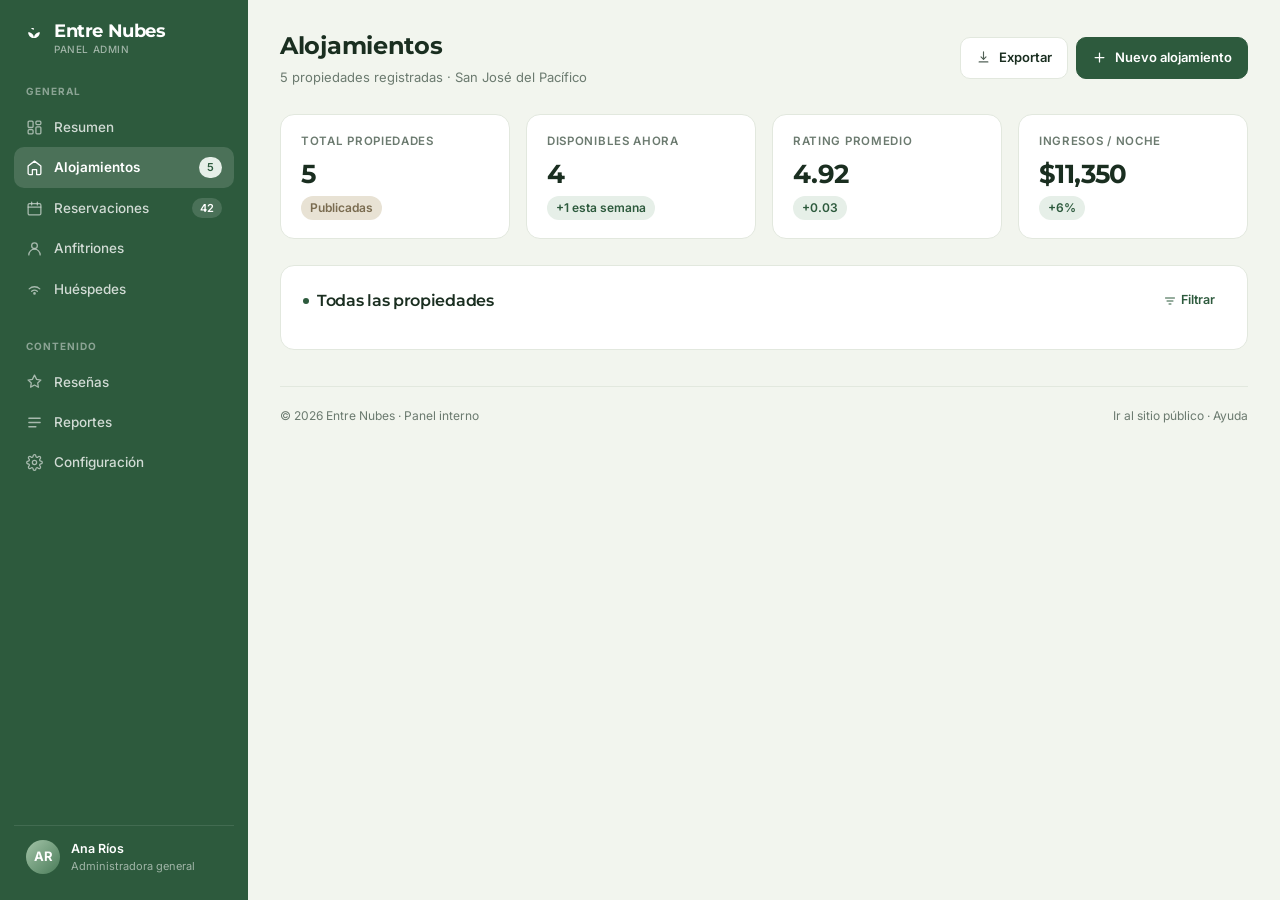
<file: paneladmin/alojamientos.html>
<!doctype html>
<html lang="es">
<head>
<meta charset="utf-8">
<meta name="viewport" content="width=device-width,initial-scale=1">
<title>Alojamientos · Entre Nubes</title>
<link rel="preconnect" href="https://fonts.googleapis.com">
<link rel="preconnect" href="https://fonts.gstatic.com" crossorigin>
<link href="https://fonts.googleapis.com/css2?family=Montserrat:wght@500;600;700&family=Inter:wght@400;500;600;700&display=swap" rel="stylesheet">
<link rel="stylesheet" href="style.css">
<style>
  /* ===== MODAL para el forms de nuevo alojamiento ===== */
  .modal-overlay{
    position:fixed;inset:0;z-index:1000;
    background:rgba(26,46,32,.55);
    backdrop-filter:blur(4px);
    display:none;align-items:flex-start;justify-content:center;
    padding:32px 16px;overflow-y:auto;
    opacity:0;transition:opacity .25s cubic-bezier(.2,0,0,1);
  }
  .modal-overlay.open{display:flex;opacity:1}
  .modal{
    background:#fff;border-radius:16px;width:100%;max-width:720px;
    box-shadow:0 20px 60px rgba(30,61,40,.3);
    transform:translateY(12px) scale(.98);
    transition:transform .3s cubic-bezier(.2,0,0,1);
    overflow:hidden;margin:auto;
  }
  .modal-overlay.open .modal{transform:translateY(0) scale(1)}

  .modal-head{
    display:flex;align-items:center;justify-content:space-between;
    padding:20px 24px;border-bottom:1px solid #e2e8de;
    position:sticky;top:0;background:#fff;z-index:2;
  }
  .modal-head h2{
    font-size:18px;font-weight:700;font-family:Montserrat,sans-serif;
    display:flex;align-items:center;gap:10px;letter-spacing:-.3px;
  }
  .modal-head h2::before{
    content:"";width:8px;height:8px;border-radius:50%;background:#2d5a3d;
  }
  .modal-close{
    width:34px;height:34px;border-radius:8px;
    display:grid;place-items:center;color:#6b7a6f;
    transition:background .2s,color .2s;
  }
  .modal-close:hover{background:#f2f5ee;color:#1a2e20}
  .modal-close svg{width:18px;height:18px}

  .modal-body{padding:22px 24px;display:flex;flex-direction:column;gap:20px}
  .modal-foot{
    padding:16px 24px;border-top:1px solid #e2e8de;
    display:flex;justify-content:flex-end;gap:8px;
    background:#f2f5ee;position:sticky;bottom:0;
  }

  .form-grid{display:grid;grid-template-columns:1fr 1fr;gap:16px}
  .form-field{display:flex;flex-direction:column;gap:6px}
  .form-field.full{grid-column:1/-1}
  .form-field label{
    font-size:12.5px;font-weight:600;color:#1a2e20;
    display:flex;align-items:center;gap:6px;
  }
  .form-field label .req{color:#a94a4a}
  .form-field input[type="text"],
  .form-field input[type="number"],
  .form-field select,
  .form-field textarea{
    width:100%;padding:10px 12px;border-radius:10px;
    border:1px solid #e2e8de;background:#f2f5ee;
    font-size:13.5px;color:#1a2e20;
    transition:border-color .2s,background .2s,box-shadow .2s;
    font-family:inherit;
  }
  .form-field textarea{resize:vertical;min-height:90px}
  .form-field input:focus,
  .form-field select:focus,
  .form-field textarea:focus{
    outline:none;border-color:#2d5a3d;background:#fff;
    box-shadow:0 0 0 3px rgba(45,90,61,.1);
  }
  .form-field small{font-size:11.5px;color:#6b7a6f}

  .upload-zone{
    border:2px dashed #e2e8de;border-radius:12px;
    padding:24px;text-align:center;cursor:pointer;
    background:#f2f5ee;
    transition:border-color .2s,background .2s;
  }
  .upload-zone:hover,
  .upload-zone.dragover{border-color:#2d5a3d;background:#e6efe8}
  .upload-zone svg{
    width:36px;height:36px;color:#2d5a3d;
    margin:0 auto 10px;opacity:.8;
  }
  .upload-zone .txt b{display:block;font-size:13.5px;color:#1a2e20}
  .upload-zone .txt small{font-size:12px;color:#6b7a6f;display:block;margin-top:3px}

  .preview-grid{
    display:grid;grid-template-columns:repeat(auto-fill,minmax(90px,1fr));
    gap:10px;margin-top:12px;
  }
  .preview-item{
    position:relative;aspect-ratio:1;border-radius:10px;
    overflow:hidden;background:#f2f5ee;border:1px solid #e2e8de;
  }
  .preview-item img{width:100%;height:100%;object-fit:cover}
  .preview-item button{
    position:absolute;top:5px;right:5px;
    width:22px;height:22px;border-radius:50%;
    background:rgba(255,255,255,.9);color:#a94a4a;
    display:grid;place-items:center;
    box-shadow:0 2px 6px rgba(0,0,0,.15);
    transition:background .2s;
  }
  .preview-item button:hover{background:#a94a4a;color:#fff}
  .preview-item button svg{width:12px;height:12px}

  .amenities{
    display:grid;grid-template-columns:repeat(auto-fill,minmax(150px,1fr));
    gap:8px;
  }
  .amenity{
    display:flex;align-items:center;gap:8px;
    padding:10px 12px;border-radius:10px;
    border:1px solid #e2e8de;background:#fff;
    cursor:pointer;font-size:13px;
    transition:border-color .2s,background .2s;
    user-select:none;
  }
  .amenity:hover{border-color:#8aa88f}
  .amenity input{display:none}
  .amenity .box{
    width:18px;height:18px;border-radius:5px;
    border:1.5px solid #e2e8de;flex:0 0 18px;
    display:grid;place-items:center;
    transition:background .2s,border-color .2s;
  }
  .amenity .box svg{width:12px;height:12px;color:#fff;opacity:0;transition:opacity .2s}
  .amenity input:checked + .box{background:#2d5a3d;border-color:#2d5a3d}
  .amenity input:checked + .box svg{opacity:1}
  .amenity input:checked ~ span{font-weight:600;color:#2d5a3d}

  @media (max-width:640px){
    .form-grid{grid-template-columns:1fr}
    .modal-head h2{font-size:16px}
    .modal-body{padding:18px}
    .modal-foot{flex-direction:column-reverse}
    .modal-foot .btn{width:100%;justify-content:center}
  }
</style>
</head>
<body>

<div class="shell">

  <!-- SIDEBAR (mismo de arriba, pero con active en Alojamientos) -->
  <aside class="sidebar">
    <a class="brand" href="index.html" aria-label="Entre Nubes">
      <svg viewBox="0 0 24 24" fill="none" stroke="currentColor" stroke-width="1.8" stroke-linecap="round" stroke-linejoin="round">
        <path d="M12 22V12M12 12c0-4 3-7 7-7 0 4-3 7-7 7Zm0 0c0-4-3-7-7-7 0 4 3 7 7 7Zm0-10c0-2-1.5-4-4-4 0 2 1.5 4 4 4Z" fill="currentColor" stroke="none"/>
      </svg>
      <span>Entre Nubes<small>Panel admin</small></span>
    </a>

    <div class="nav-group">
      <div class="nav-label">General</div>
      <a class="nav-link" href="admin.html">
        <svg viewBox="0 0 24 24" fill="none" stroke="currentColor" stroke-width="1.8" stroke-linecap="round" stroke-linejoin="round"><rect x="3" y="3" width="7" height="9" rx="1.5"/><rect x="14" y="3" width="7" height="5" rx="1.5"/><rect x="14" y="11" width="7" height="10" rx="1.5"/><rect x="3" y="15" width="7" height="6" rx="1.5"/></svg>
        Resumen
      </a>
      <a class="nav-link active" href="alojamientos.html">
        <svg viewBox="0 0 24 24" fill="none" stroke="currentColor" stroke-width="1.8" stroke-linejoin="round"><path d="m3 10 9-7 9 7v10a2 2 0 0 1-2 2h-4v-7h-6v7H5a2 2 0 0 1-2-2Z"/></svg>
        Alojamientos
        <span class="count">5</span>
      </a>
      <a class="nav-link" href="reservaciones.html">
        <svg viewBox="0 0 24 24" fill="none" stroke="currentColor" stroke-width="1.8" stroke-linecap="round" stroke-linejoin="round"><rect x="3" y="5" width="18" height="16" rx="2"/><path d="M3 10h18M8 3v4M16 3v4"/></svg>
        Reservaciones
        <span class="count">42</span>
      </a>
      <a class="nav-link" href="anfitriones.html">
        <svg viewBox="0 0 24 24" fill="none" stroke="currentColor" stroke-width="1.8" stroke-linecap="round" stroke-linejoin="round"><circle cx="12" cy="8" r="4"/><path d="M4 21a8 8 0 0 1 16 0"/></svg>
        Anfitriones
      </a>
      <a class="nav-link" href="huespedes.html">
        <svg viewBox="0 0 24 24" fill="none" stroke="currentColor" stroke-width="1.8" stroke-linecap="round" stroke-linejoin="round"><path d="M4.5 12.5a11 11 0 0 1 15 0M8 16a6 6 0 0 1 8 0"/><circle cx="12" cy="19" r="1"/></svg>
        Huéspedes
      </a>
    </div>

    <div class="nav-group">
      <div class="nav-label">Contenido</div>
      <a class="nav-link" data-page="resenas" href="resenas.html">
        <svg viewBox="0 0 24 24" fill="none" stroke="currentColor" stroke-width="1.8" stroke-linejoin="round"><path d="m12 3 3 6 6 .9-4.5 4.2 1 6L12 17l-5.5 3 1-6L3 9.9 9 9l3-6Z"/></svg>
        Reseñas
      </a>
      <a class="nav-link" data-page="reportes" href="reportes.html">
        <svg viewBox="0 0 24 24" fill="none" stroke="currentColor" stroke-width="1.8" stroke-linecap="round" stroke-linejoin="round"><path d="M4 6h16M4 12h16M4 18h10"/></svg>
        Reportes
      </a>
      <a class="nav-link" data-page="configuracion" href="configuracion.html">
        <svg viewBox="0 0 24 24" fill="none" stroke="currentColor" stroke-width="1.8" stroke-linecap="round" stroke-linejoin="round"><circle cx="12" cy="12" r="3"/><path d="M19.4 15a1.7 1.7 0 0 0 .3 1.9l.1.1a2 2 0 1 1-2.8 2.8l-.1-.1a1.7 1.7 0 0 0-1.9-.3 1.7 1.7 0 0 0-1 1.5V21a2 2 0 1 1-4 0v-.1a1.7 1.7 0 0 0-1-1.5 1.7 1.7 0 0 0-1.9.3l-.1.1a2 2 0 1 1-2.8-2.8l.1-.1a1.7 1.7 0 0 0 .3-1.9 1.7 1.7 0 0 0-1.5-1H3a2 2 0 1 1 0-4h.1A1.7 1.7 0 0 0 4.6 9a1.7 1.7 0 0 0-.3-1.9l-.1-.1a2 2 0 1 1 2.8-2.8l.1.1a1.7 1.7 0 0 0 1.9.3H9a1.7 1.7 0 0 0 1-1.5V3a2 2 0 1 1 4 0v.1a1.7 1.7 0 0 0 1 1.5 1.7 1.7 0 0 0 1.9-.3l.1-.1a2 2 0 1 1 2.8 2.8l-.1.1a1.7 1.7 0 0 0-.3 1.9V9a1.7 1.7 0 0 0 1.5 1H21a2 2 0 1 1 0 4h-.1a1.7 1.7 0 0 0-1.5 1Z"/></svg>
        Configuración
      </a>
    </div>

    <div class="sidebar-foot">
      <div class="avatar-sm">AR</div>
      <div class="who">Ana Ríos<small>Administradora general</small></div>
    </div>
  </aside>

  <!-- MAIN -->
  <main class="main">
    <div class="topbar">
      <div>
        <h1>Alojamientos</h1>
        <div class="date">5 propiedades registradas · San José del Pacífico</div>
      </div>
      <div class="spacer"></div>
      <div class="top-actions">
        <button class="btn" type="button">
          <svg viewBox="0 0 24 24" fill="none" stroke="currentColor" stroke-width="1.8" stroke-linecap="round" stroke-linejoin="round"><path d="M12 3v12M8 11l4 4 4-4M5 19h14"/></svg>
          Exportar
        </button>
        <button class="btn primary" type="button" id="btnNuevoAlojamiento">
          <svg viewBox="0 0 24 24" fill="none" stroke="currentColor" stroke-width="2" stroke-linecap="round" stroke-linejoin="round"><path d="M12 5v14M5 12h14"/></svg>
          Nuevo alojamiento
        </button>
      </div>
    </div>

    <!-- STATS -->
    <div class="stats">
      <div class="stat">
        <div class="label">Total propiedades</div>
        <div class="value">5</div>
        <span class="delta flat">Publicadas</span>
      </div>
      <div class="stat">
        <div class="label">Disponibles ahora</div>
        <div class="value">4</div>
        <span class="delta up">+1 esta semana</span>
      </div>
      <div class="stat">
        <div class="label">Rating promedio</div>
        <div class="value">4.92</div>
        <span class="delta up">+0.03</span>
      </div>
      <div class="stat">
        <div class="label">Ingresos / noche</div>
        <div class="value">$11,350</div>
        <span class="delta up">+6%</span>
      </div>
    </div>

    <!-- LISTADO -->
    <div class="panel">
      <div class="panel-head">
        <h3>Todas las propiedades</h3>
        <a class="link" href="#">
          <svg viewBox="0 0 24 24" fill="none" stroke="currentColor" stroke-width="2" stroke-linecap="round" stroke-linejoin="round"><path d="M3 6h18M6 12h12M10 18h4"/></svg>
          Filtrar
        </a>
      </div>

      <div class="listings">
        <!-- Copia aquí los 5 bloques <div class="listing"> de tu index.html -->
        <!-- (Cabaña Mirador, Refugio Niebla, Casa Bosque, Cabaña Amanecer, Refugio Montaña) -->
      </div>
    </div>

    <div class="admin-footer">
      <span>© 2026 Entre Nubes · Panel interno</span>
      <span><a href="../index.html">Ir al sitio público</a> · <a href="#">Ayuda</a></span>
    </div>
  </main>
</div>
<!-- ============================================================
     MODAL: NUEVO ALOJAMIENTO
     ============================================================ -->
<div class="modal-overlay" id="modalAlojamiento">
  <div class="modal" role="dialog" aria-modal="true" aria-labelledby="modalTitle">

    <div class="modal-head">
      <h2 id="modalTitle">Nuevo alojamiento</h2>
      <button class="modal-close" type="button" aria-label="Cerrar" data-close>
        <svg viewBox="0 0 24 24" fill="none" stroke="currentColor" stroke-width="2" stroke-linecap="round"><path d="M6 6l12 12M18 6 6 18"/></svg>
      </button>
    </div>

    <form id="formAlojamiento" class="modal-body" enctype="multipart/form-data">

      <div class="form-grid">
        <div class="form-field full">
          <label for="nombre">Nombre del lugar <span class="req">*</span></label>
          <input id="nombre" name="nombre" type="text" placeholder="Ej: Cabaña Mirador" required>
        </div>

        <div class="form-field">
          <label for="tipo">Tipo de alojamiento</label>
          <select id="tipo" name="tipo">
            <option value="cabana">Cabaña</option>
            <option value="refugio">Refugio</option>
            <option value="casa">Casa</option>
            <option value="glamping">Glamping</option>
            <option value="habitacion">Habitación</option>
          </select>
        </div>

        <div class="form-field">
          <label for="precio">Precio por noche (MXN) <span class="req">*</span></label>
          <input id="precio" name="precio" type="number" min="0" step="50" placeholder="2500" required>
        </div>
      </div>

      <!-- IMÁGENES -->
      <div class="form-field full">
        <label>Imágenes del alojamiento <span class="req">*</span></label>
        <div class="upload-zone" id="uploadZone">
          <svg viewBox="0 0 24 24" fill="none" stroke="currentColor" stroke-width="1.6" stroke-linecap="round" stroke-linejoin="round">
            <path d="M12 16V4M7 9l5-5 5 5"/>
            <path d="M20 16v2a2 2 0 0 1-2 2H6a2 2 0 0 1-2-2v-2"/>
          </svg>
          <div class="txt">
            <b>Haz clic o arrastra tus imágenes aquí</b>
            <small>JPG, PNG o WebP · máximo 5 MB por archivo · hasta 10 imágenes</small>
          </div>
          <input type="file" id="inputImagenes" name="imagenes" accept="image/*" multiple hidden>
        </div>
        <div class="preview-grid" id="previewGrid"></div>
      </div>

      <!-- ACERCA DE -->
      <div class="form-field full">
        <label for="acerca">Acerca de <span class="req">*</span></label>
        <textarea id="acerca" name="acerca" placeholder="Describe el alojamiento, su ambiente, qué lo hace especial..." required></textarea>
        <small>Recomendado: 150–400 caracteres.</small>
      </div>

      <!-- LO QUE OFRECE -->
      <div class="form-field full">
        <label>Lo que ofrece</label>
        <div class="amenities">
          <label class="amenity"><input type="checkbox" name="amenidades" value="wifi"><span class="box"><svg viewBox="0 0 24 24" fill="none" stroke="currentColor" stroke-width="3" stroke-linecap="round" stroke-linejoin="round"><path d="m5 12 5 5 9-11"/></svg></span><span>Wi-Fi</span></label>
          <label class="amenity"><input type="checkbox" name="amenidades" value="estacionamiento"><span class="box"><svg viewBox="0 0 24 24" fill="none" stroke="currentColor" stroke-width="3" stroke-linecap="round" stroke-linejoin="round"><path d="m5 12 5 5 9-11"/></svg></span><span>Estacionamiento</span></label>
          <label class="amenity"><input type="checkbox" name="amenidades" value="chimenea"><span class="box"><svg viewBox="0 0 24 24" fill="none" stroke="currentColor" stroke-width="3" stroke-linecap="round" stroke-linejoin="round"><path d="m5 12 5 5 9-11"/></svg></span><span>Chimenea</span></label>
          <label class="amenity"><input type="checkbox" name="amenidades" value="cocina"><span class="box"><svg viewBox="0 0 24 24" fill="none" stroke="currentColor" stroke-width="3" stroke-linecap="round" stroke-linejoin="round"><path d="m5 12 5 5 9-11"/></svg></span><span>Cocina equipada</span></label>
          <label class="amenity"><input type="checkbox" name="amenidades" value="desayuno"><span class="box"><svg viewBox="0 0 24 24" fill="none" stroke="currentColor" stroke-width="3" stroke-linecap="round" stroke-linejoin="round"><path d="m5 12 5 5 9-11"/></svg></span><span>Desayuno incluido</span></label>
          <label class="amenity"><input type="checkbox" name="amenidades" value="mascotas"><span class="box"><svg viewBox="0 0 24 24" fill="none" stroke="currentColor" stroke-width="3" stroke-linecap="round" stroke-linejoin="round"><path d="m5 12 5 5 9-11"/></svg></span><span>Pet friendly</span></label>
          <label class="amenity"><input type="checkbox" name="amenidades" value="terraza"><span class="box"><svg viewBox="0 0 24 24" fill="none" stroke="currentColor" stroke-width="3" stroke-linecap="round" stroke-linejoin="round"><path d="m5 12 5 5 9-11"/></svg></span><span>Terraza</span></label>
          <label class="amenity"><input type="checkbox" name="amenidades" value="vista"><span class="box"><svg viewBox="0 0 24 24" fill="none" stroke="currentColor" stroke-width="3" stroke-linecap="round" stroke-linejoin="round"><path d="m5 12 5 5 9-11"/></svg></span><span>Vista panorámica</span></label>
          <label class="amenity"><input type="checkbox" name="amenidades" value="agua-caliente"><span class="box"><svg viewBox="0 0 24 24" fill="none" stroke="currentColor" stroke-width="3" stroke-linecap="round" stroke-linejoin="round"><path d="m5 12 5 5 9-11"/></svg></span><span>Agua caliente</span></label>
          <label class="amenity"><input type="checkbox" name="amenidades" value="tv"><span class="box"><svg viewBox="0 0 24 24" fill="none" stroke="currentColor" stroke-width="3" stroke-linecap="round" stroke-linejoin="round"><path d="m5 12 5 5 9-11"/></svg></span><span>TV / Streaming</span></label>
        </div>
      </div>

      <!-- UBICACIÓN -->
      <div class="form-grid">
        <div class="form-field full">
          <label for="direccion">Dirección <span class="req">*</span></label>
          <input id="direccion" name="direccion" type="text" placeholder="Ej: Camino al Mirador s/n" required>
        </div>
        <div class="form-field">
          <label for="ciudad">Ciudad / Municipio</label>
          <input id="ciudad" name="ciudad" type="text" placeholder="San José del Pacífico">
        </div>
        <div class="form-field">
          <label for="estado">Estado</label>
          <input id="estado" name="estado" type="text" placeholder="Oaxaca">
        </div>
        <div class="form-field">
          <label for="latitud">Latitud</label>
          <input id="latitud" name="latitud" type="text" placeholder="16.1765">
        </div>
        <div class="form-field">
          <label for="longitud">Longitud</label>
          <input id="longitud" name="longitud" type="text" placeholder="-96.6103">
        </div>
      </div>

    </form>

    <div class="modal-foot">
      <button class="btn" type="button" data-close>Cancelar</button>
      <button class="btn primary" type="submit" form="formAlojamiento">
        <svg viewBox="0 0 24 24" fill="none" stroke="currentColor" stroke-width="2" stroke-linecap="round" stroke-linejoin="round"><path d="m5 12 5 5 9-11"/></svg>
        Guardar alojamiento
      </button>
    </div>

  </div>
</div>

<script>
  (function(){
    const overlay = document.getElementById('modalAlojamiento');
    const btnOpen = document.getElementById('btnNuevoAlojamiento');
    const form = document.getElementById('formAlojamiento');
    const uploadZone = document.getElementById('uploadZone');
    const inputImgs = document.getElementById('inputImagenes');
    const previewGrid = document.getElementById('previewGrid');

    // Abrir modal
    btnOpen.addEventListener('click', () => {
      overlay.classList.add('open');
      document.body.style.overflow = 'hidden';
    });

    // Cerrar modal (botones y clic fuera)
    overlay.querySelectorAll('[data-close]').forEach(el => {
      el.addEventListener('click', closeModal);
    });
    overlay.addEventListener('click', (e) => {
      if (e.target === overlay) closeModal();
    });
    document.addEventListener('keydown', (e) => {
      if (e.key === 'Escape' && overlay.classList.contains('open')) closeModal();
    });
    function closeModal(){
      overlay.classList.remove('open');
      document.body.style.overflow = '';
    }

    // Abrir selector de archivos al hacer clic en la zona
    uploadZone.addEventListener('click', () => inputImgs.click());

    // Drag & drop
    ['dragenter','dragover'].forEach(evt => {
      uploadZone.addEventListener(evt, (e) => {
        e.preventDefault();
        uploadZone.classList.add('dragover');
      });
    });
    ['dragleave','drop'].forEach(evt => {
      uploadZone.addEventListener(evt, (e) => {
        e.preventDefault();
        uploadZone.classList.remove('dragover');
      });
    });
    uploadZone.addEventListener('drop', (e) => {
      const files = e.dataTransfer.files;
      if (files.length) {
        inputImgs.files = files;
        renderPreview(files);
      }
    });

    // Preview de imágenes
    inputImgs.addEventListener('change', () => renderPreview(inputImgs.files));

    function renderPreview(files){
      previewGrid.innerHTML = '';
      const max = 10;
      Array.from(files).slice(0, max).forEach(file => {
        if (!file.type.startsWith('image/')) return;
        const reader = new FileReader();
        reader.onload = (e) => {
          const div = document.createElement('div');
          div.className = 'preview-item';
          div.innerHTML = `
            <img src="${e.target.result}" alt="${file.name}">
            <button type="button" aria-label="Quitar">
              <svg viewBox="0 0 24 24" fill="none" stroke="currentColor" stroke-width="3" stroke-linecap="round">
                <path d="M6 6l12 12M18 6 6 18"/>
              </svg>
            </button>
          `;
          div.querySelector('button').addEventListener('click', () => div.remove());
          previewGrid.appendChild(div);
        };
        reader.readAsDataURL(file);
      });
    }

    // Envío del formulario
    form.addEventListener('submit', (e) => {
      e.preventDefault();
      const data = new FormData(form);

      // Mostrar en consola lo que se va a enviar (útil para probar)
      console.log('=== Datos a enviar ===');
      for (const [key, value] of data.entries()) {
        if (value instanceof File) {
          console.log(key, '→', value.name, `(${value.size} bytes)`);
        } else {
          console.log(key, '→', value);
        }
      }

      // Aquí conectas con tu backend:
      // fetch('api/alojamientos.php', { method:'POST', body: data })
      //   .then(r => r.json())
      //   .then(res => { /* cerrar, recargar lista, etc */ })
      //   .catch(err => console.error(err));

      alert('Formulario listo. Revisa la consola para ver los datos.');
      // closeModal();
      // form.reset();
      // previewGrid.innerHTML = '';
    });
  })();
</script>

</body>
</html>
</file>
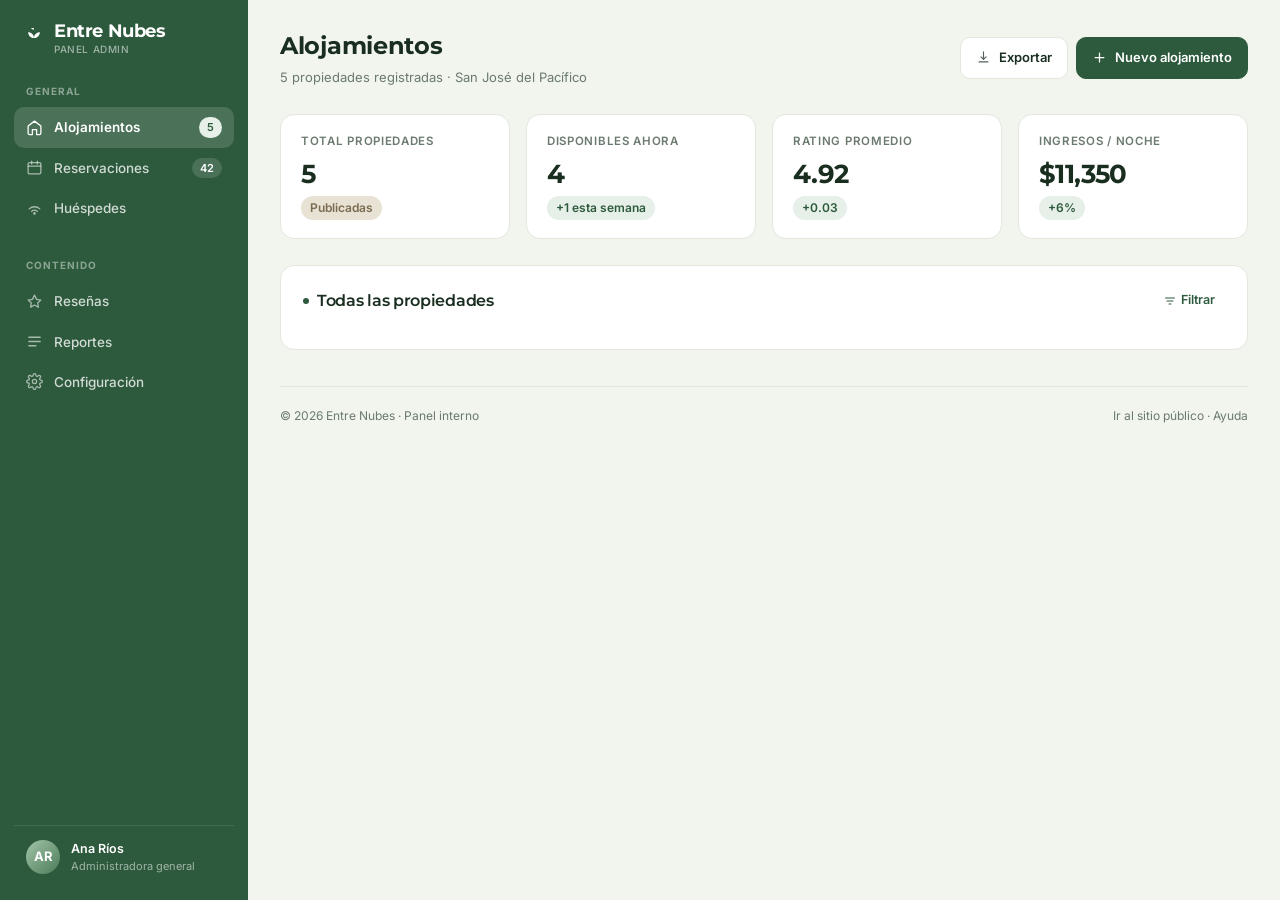
<file: panelanfitrion/alojamientosa.html>
<!doctype html>
<html lang="es">
<head>
<meta charset="utf-8">
<meta name="viewport" content="width=device-width,initial-scale=1">
<title>Alojamientos · Entre Nubes</title>
<link rel="preconnect" href="https://fonts.googleapis.com">
<link rel="preconnect" href="https://fonts.gstatic.com" crossorigin>
<link href="https://fonts.googleapis.com/css2?family=Montserrat:wght@500;600;700&family=Inter:wght@400;500;600;700&display=swap" rel="stylesheet">
<link rel="stylesheet" href="style.css">
<style>
  /* ===== MODAL para el forms de nuevo alojamiento ===== */
  .modal-overlay{
    position:fixed;inset:0;z-index:1000;
    background:rgba(26,46,32,.55);
    backdrop-filter:blur(4px);
    display:none;align-items:flex-start;justify-content:center;
    padding:32px 16px;overflow-y:auto;
    opacity:0;transition:opacity .25s cubic-bezier(.2,0,0,1);
  }
  .modal-overlay.open{display:flex;opacity:1}
  .modal{
    background:#fff;border-radius:16px;width:100%;max-width:720px;
    box-shadow:0 20px 60px rgba(30,61,40,.3);
    transform:translateY(12px) scale(.98);
    transition:transform .3s cubic-bezier(.2,0,0,1);
    overflow:hidden;margin:auto;
  }
  .modal-overlay.open .modal{transform:translateY(0) scale(1)}

  .modal-head{
    display:flex;align-items:center;justify-content:space-between;
    padding:20px 24px;border-bottom:1px solid #e2e8de;
    position:sticky;top:0;background:#fff;z-index:2;
  }
  .modal-head h2{
    font-size:18px;font-weight:700;font-family:Montserrat,sans-serif;
    display:flex;align-items:center;gap:10px;letter-spacing:-.3px;
  }
  .modal-head h2::before{
    content:"";width:8px;height:8px;border-radius:50%;background:#2d5a3d;
  }
  .modal-close{
    width:34px;height:34px;border-radius:8px;
    display:grid;place-items:center;color:#6b7a6f;
    transition:background .2s,color .2s;
  }
  .modal-close:hover{background:#f2f5ee;color:#1a2e20}
  .modal-close svg{width:18px;height:18px}

  .modal-body{padding:22px 24px;display:flex;flex-direction:column;gap:20px}
  .modal-foot{
    padding:16px 24px;border-top:1px solid #e2e8de;
    display:flex;justify-content:flex-end;gap:8px;
    background:#f2f5ee;position:sticky;bottom:0;
  }

  .form-grid{display:grid;grid-template-columns:1fr 1fr;gap:16px}
  .form-field{display:flex;flex-direction:column;gap:6px}
  .form-field.full{grid-column:1/-1}
  .form-field label{
    font-size:12.5px;font-weight:600;color:#1a2e20;
    display:flex;align-items:center;gap:6px;
  }
  .form-field label .req{color:#a94a4a}
  .form-field input[type="text"],
  .form-field input[type="number"],
  .form-field select,
  .form-field textarea{
    width:100%;padding:10px 12px;border-radius:10px;
    border:1px solid #e2e8de;background:#f2f5ee;
    font-size:13.5px;color:#1a2e20;
    transition:border-color .2s,background .2s,box-shadow .2s;
    font-family:inherit;
  }
  .form-field textarea{resize:vertical;min-height:90px}
  .form-field input:focus,
  .form-field select:focus,
  .form-field textarea:focus{
    outline:none;border-color:#2d5a3d;background:#fff;
    box-shadow:0 0 0 3px rgba(45,90,61,.1);
  }
  .form-field small{font-size:11.5px;color:#6b7a6f}

  .upload-zone{
    border:2px dashed #e2e8de;border-radius:12px;
    padding:24px;text-align:center;cursor:pointer;
    background:#f2f5ee;
    transition:border-color .2s,background .2s;
  }
  .upload-zone:hover,
  .upload-zone.dragover{border-color:#2d5a3d;background:#e6efe8}
  .upload-zone svg{
    width:36px;height:36px;color:#2d5a3d;
    margin:0 auto 10px;opacity:.8;
  }
  .upload-zone .txt b{display:block;font-size:13.5px;color:#1a2e20}
  .upload-zone .txt small{font-size:12px;color:#6b7a6f;display:block;margin-top:3px}

  .preview-grid{
    display:grid;grid-template-columns:repeat(auto-fill,minmax(90px,1fr));
    gap:10px;margin-top:12px;
  }
  .preview-item{
    position:relative;aspect-ratio:1;border-radius:10px;
    overflow:hidden;background:#f2f5ee;border:1px solid #e2e8de;
  }
  .preview-item img{width:100%;height:100%;object-fit:cover}
  .preview-item button{
    position:absolute;top:5px;right:5px;
    width:22px;height:22px;border-radius:50%;
    background:rgba(255,255,255,.9);color:#a94a4a;
    display:grid;place-items:center;
    box-shadow:0 2px 6px rgba(0,0,0,.15);
    transition:background .2s;
  }
  .preview-item button:hover{background:#a94a4a;color:#fff}
  .preview-item button svg{width:12px;height:12px}

  .amenities{
    display:grid;grid-template-columns:repeat(auto-fill,minmax(150px,1fr));
    gap:8px;
  }
  .amenity{
    display:flex;align-items:center;gap:8px;
    padding:10px 12px;border-radius:10px;
    border:1px solid #e2e8de;background:#fff;
    cursor:pointer;font-size:13px;
    transition:border-color .2s,background .2s;
    user-select:none;
  }
  .amenity:hover{border-color:#8aa88f}
  .amenity input{display:none}
  .amenity .box{
    width:18px;height:18px;border-radius:5px;
    border:1.5px solid #e2e8de;flex:0 0 18px;
    display:grid;place-items:center;
    transition:background .2s,border-color .2s;
  }
  .amenity .box svg{width:12px;height:12px;color:#fff;opacity:0;transition:opacity .2s}
  .amenity input:checked + .box{background:#2d5a3d;border-color:#2d5a3d}
  .amenity input:checked + .box svg{opacity:1}
  .amenity input:checked ~ span{font-weight:600;color:#2d5a3d}

  @media (max-width:640px){
    .form-grid{grid-template-columns:1fr}
    .modal-head h2{font-size:16px}
    .modal-body{padding:18px}
    .modal-foot{flex-direction:column-reverse}
    .modal-foot .btn{width:100%;justify-content:center}
  }
</style>
</head>
<body>

<div class="shell">

  <!-- SIDEBAR (mismo de arriba, pero con active en Alojamientos) -->
  <aside class="sidebar">
    <a class="brand" href="index.html" aria-label="Entre Nubes">
      <svg viewBox="0 0 24 24" fill="none" stroke="currentColor" stroke-width="1.8" stroke-linecap="round" stroke-linejoin="round">
        <path d="M12 22V12M12 12c0-4 3-7 7-7 0 4-3 7-7 7Zm0 0c0-4-3-7-7-7 0 4 3 7 7 7Zm0-10c0-2-1.5-4-4-4 0 2 1.5 4 4 4Z" fill="currentColor" stroke="none"/>
      </svg>
      <span>Entre Nubes<small>Panel admin</small></span>
    </a>

    <div class="nav-group">
      <div class="nav-label">General</div>
      <a class="nav-link active" href="alojamientosa.html">
        <svg viewBox="0 0 24 24" fill="none" stroke="currentColor" stroke-width="1.8" stroke-linejoin="round"><path d="m3 10 9-7 9 7v10a2 2 0 0 1-2 2h-4v-7h-6v7H5a2 2 0 0 1-2-2Z"/></svg>
        Alojamientos
        <span class="count">5</span>
      </a>
      <a class="nav-link" href="reservacionesa.html">
        <svg viewBox="0 0 24 24" fill="none" stroke="currentColor" stroke-width="1.8" stroke-linecap="round" stroke-linejoin="round"><rect x="3" y="5" width="18" height="16" rx="2"/><path d="M3 10h18M8 3v4M16 3v4"/></svg>
        Reservaciones
        <span class="count">42</span>
      </a>
      <a class="nav-link" href="huespedesa.html">
        <svg viewBox="0 0 24 24" fill="none" stroke="currentColor" stroke-width="1.8" stroke-linecap="round" stroke-linejoin="round"><path d="M4.5 12.5a11 11 0 0 1 15 0M8 16a6 6 0 0 1 8 0"/><circle cx="12" cy="19" r="1"/></svg>
        Huéspedes
      </a>
    </div>

    <div class="nav-group">
      <div class="nav-label">Contenido</div>
      <a class="nav-link" data-page="resenas" href="resenasa.html">
        <svg viewBox="0 0 24 24" fill="none" stroke="currentColor" stroke-width="1.8" stroke-linejoin="round"><path d="m12 3 3 6 6 .9-4.5 4.2 1 6L12 17l-5.5 3 1-6L3 9.9 9 9l3-6Z"/></svg>
        Reseñas
      </a>
      <a class="nav-link" data-page="reportes" href="reportesa.html">
        <svg viewBox="0 0 24 24" fill="none" stroke="currentColor" stroke-width="1.8" stroke-linecap="round" stroke-linejoin="round"><path d="M4 6h16M4 12h16M4 18h10"/></svg>
        Reportes
      </a>
      <a class="nav-link" data-page="configuracion" href="configuraciona.html">
        <svg viewBox="0 0 24 24" fill="none" stroke="currentColor" stroke-width="1.8" stroke-linecap="round" stroke-linejoin="round"><circle cx="12" cy="12" r="3"/><path d="M19.4 15a1.7 1.7 0 0 0 .3 1.9l.1.1a2 2 0 1 1-2.8 2.8l-.1-.1a1.7 1.7 0 0 0-1.9-.3 1.7 1.7 0 0 0-1 1.5V21a2 2 0 1 1-4 0v-.1a1.7 1.7 0 0 0-1-1.5 1.7 1.7 0 0 0-1.9.3l-.1.1a2 2 0 1 1-2.8-2.8l.1-.1a1.7 1.7 0 0 0 .3-1.9 1.7 1.7 0 0 0-1.5-1H3a2 2 0 1 1 0-4h.1A1.7 1.7 0 0 0 4.6 9a1.7 1.7 0 0 0-.3-1.9l-.1-.1a2 2 0 1 1 2.8-2.8l.1.1a1.7 1.7 0 0 0 1.9.3H9a1.7 1.7 0 0 0 1-1.5V3a2 2 0 1 1 4 0v.1a1.7 1.7 0 0 0 1 1.5 1.7 1.7 0 0 0 1.9-.3l.1-.1a2 2 0 1 1 2.8 2.8l-.1.1a1.7 1.7 0 0 0-.3 1.9V9a1.7 1.7 0 0 0 1.5 1H21a2 2 0 1 1 0 4h-.1a1.7 1.7 0 0 0-1.5 1Z"/></svg>
        Configuración
      </a>
    </div>

    <div class="sidebar-foot">
      <div class="avatar-sm">AR</div>
      <div class="who">Ana Ríos<small>Administradora general</small></div>
    </div>
  </aside>

  <!-- MAIN -->
  <main class="main">
    <div class="topbar">
      <div>
        <h1>Alojamientos</h1>
        <div class="date">5 propiedades registradas · San José del Pacífico</div>
      </div>
      <div class="spacer"></div>
      <div class="top-actions">
        <button class="btn" type="button">
          <svg viewBox="0 0 24 24" fill="none" stroke="currentColor" stroke-width="1.8" stroke-linecap="round" stroke-linejoin="round"><path d="M12 3v12M8 11l4 4 4-4M5 19h14"/></svg>
          Exportar
        </button>
        <button class="btn primary" type="button" id="btnNuevoAlojamiento">
          <svg viewBox="0 0 24 24" fill="none" stroke="currentColor" stroke-width="2" stroke-linecap="round" stroke-linejoin="round"><path d="M12 5v14M5 12h14"/></svg>
          Nuevo alojamiento
        </button>
      </div>
    </div>

    <!-- STATS -->
    <div class="stats">
      <div class="stat">
        <div class="label">Total propiedades</div>
        <div class="value">5</div>
        <span class="delta flat">Publicadas</span>
      </div>
      <div class="stat">
        <div class="label">Disponibles ahora</div>
        <div class="value">4</div>
        <span class="delta up">+1 esta semana</span>
      </div>
      <div class="stat">
        <div class="label">Rating promedio</div>
        <div class="value">4.92</div>
        <span class="delta up">+0.03</span>
      </div>
      <div class="stat">
        <div class="label">Ingresos / noche</div>
        <div class="value">$11,350</div>
        <span class="delta up">+6%</span>
      </div>
    </div>

    <!-- LISTADO -->
    <div class="panel">
      <div class="panel-head">
        <h3>Todas las propiedades</h3>
        <a class="link" href="#">
          <svg viewBox="0 0 24 24" fill="none" stroke="currentColor" stroke-width="2" stroke-linecap="round" stroke-linejoin="round"><path d="M3 6h18M6 12h12M10 18h4"/></svg>
          Filtrar
        </a>
      </div>

      <div class="listings">
        <!-- Copia aquí los 5 bloques <div class="listing"> de tu index.html -->
        <!-- (Cabaña Mirador, Refugio Niebla, Casa Bosque, Cabaña Amanecer, Refugio Montaña) -->
      </div>
    </div>

    <div class="admin-footer">
      <span>© 2026 Entre Nubes · Panel interno</span>
      <span><a href="../index.html">Ir al sitio público</a> · <a href="#">Ayuda</a></span>
    </div>
  </main>
</div>
<!-- ============================================================
     MODAL: NUEVO ALOJAMIENTO
     ============================================================ -->
<div class="modal-overlay" id="modalAlojamiento">
  <div class="modal" role="dialog" aria-modal="true" aria-labelledby="modalTitle">

    <div class="modal-head">
      <h2 id="modalTitle">Nuevo alojamiento</h2>
      <button class="modal-close" type="button" aria-label="Cerrar" data-close>
        <svg viewBox="0 0 24 24" fill="none" stroke="currentColor" stroke-width="2" stroke-linecap="round"><path d="M6 6l12 12M18 6 6 18"/></svg>
      </button>
    </div>

    <form id="formAlojamiento" class="modal-body" enctype="multipart/form-data">

      <div class="form-grid">
        <div class="form-field full">
          <label for="nombre">Nombre del lugar <span class="req">*</span></label>
          <input id="nombre" name="nombre" type="text" placeholder="Ej: Cabaña Mirador" required>
        </div>

        <div class="form-field">
          <label for="tipo">Tipo de alojamiento</label>
          <select id="tipo" name="tipo">
            <option value="cabana">Cabaña</option>
            <option value="refugio">Refugio</option>
            <option value="casa">Casa</option>
            <option value="glamping">Glamping</option>
            <option value="habitacion">Habitación</option>
          </select>
        </div>

        <div class="form-field">
          <label for="precio">Precio por noche (MXN) <span class="req">*</span></label>
          <input id="precio" name="precio" type="number" min="0" step="50" placeholder="2500" required>
        </div>
      </div>

      <!-- IMÁGENES -->
      <div class="form-field full">
        <label>Imágenes del alojamiento <span class="req">*</span></label>
        <div class="upload-zone" id="uploadZone">
          <svg viewBox="0 0 24 24" fill="none" stroke="currentColor" stroke-width="1.6" stroke-linecap="round" stroke-linejoin="round">
            <path d="M12 16V4M7 9l5-5 5 5"/>
            <path d="M20 16v2a2 2 0 0 1-2 2H6a2 2 0 0 1-2-2v-2"/>
          </svg>
          <div class="txt">
            <b>Haz clic o arrastra tus imágenes aquí</b>
            <small>JPG, PNG o WebP · máximo 5 MB por archivo · hasta 10 imágenes</small>
          </div>
          <input type="file" id="inputImagenes" name="imagenes" accept="image/*" multiple hidden>
        </div>
        <div class="preview-grid" id="previewGrid"></div>
      </div>

      <!-- ACERCA DE -->
      <div class="form-field full">
        <label for="acerca">Acerca de <span class="req">*</span></label>
        <textarea id="acerca" name="acerca" placeholder="Describe el alojamiento, su ambiente, qué lo hace especial..." required></textarea>
        <small>Recomendado: 150–400 caracteres.</small>
      </div>

      <!-- LO QUE OFRECE -->
      <div class="form-field full">
        <label>Lo que ofrece</label>
        <div class="amenities">
          <label class="amenity"><input type="checkbox" name="amenidades" value="wifi"><span class="box"><svg viewBox="0 0 24 24" fill="none" stroke="currentColor" stroke-width="3" stroke-linecap="round" stroke-linejoin="round"><path d="m5 12 5 5 9-11"/></svg></span><span>Wi-Fi</span></label>
          <label class="amenity"><input type="checkbox" name="amenidades" value="estacionamiento"><span class="box"><svg viewBox="0 0 24 24" fill="none" stroke="currentColor" stroke-width="3" stroke-linecap="round" stroke-linejoin="round"><path d="m5 12 5 5 9-11"/></svg></span><span>Estacionamiento</span></label>
          <label class="amenity"><input type="checkbox" name="amenidades" value="chimenea"><span class="box"><svg viewBox="0 0 24 24" fill="none" stroke="currentColor" stroke-width="3" stroke-linecap="round" stroke-linejoin="round"><path d="m5 12 5 5 9-11"/></svg></span><span>Chimenea</span></label>
          <label class="amenity"><input type="checkbox" name="amenidades" value="cocina"><span class="box"><svg viewBox="0 0 24 24" fill="none" stroke="currentColor" stroke-width="3" stroke-linecap="round" stroke-linejoin="round"><path d="m5 12 5 5 9-11"/></svg></span><span>Cocina equipada</span></label>
          <label class="amenity"><input type="checkbox" name="amenidades" value="desayuno"><span class="box"><svg viewBox="0 0 24 24" fill="none" stroke="currentColor" stroke-width="3" stroke-linecap="round" stroke-linejoin="round"><path d="m5 12 5 5 9-11"/></svg></span><span>Desayuno incluido</span></label>
          <label class="amenity"><input type="checkbox" name="amenidades" value="mascotas"><span class="box"><svg viewBox="0 0 24 24" fill="none" stroke="currentColor" stroke-width="3" stroke-linecap="round" stroke-linejoin="round"><path d="m5 12 5 5 9-11"/></svg></span><span>Pet friendly</span></label>
          <label class="amenity"><input type="checkbox" name="amenidades" value="terraza"><span class="box"><svg viewBox="0 0 24 24" fill="none" stroke="currentColor" stroke-width="3" stroke-linecap="round" stroke-linejoin="round"><path d="m5 12 5 5 9-11"/></svg></span><span>Terraza</span></label>
          <label class="amenity"><input type="checkbox" name="amenidades" value="vista"><span class="box"><svg viewBox="0 0 24 24" fill="none" stroke="currentColor" stroke-width="3" stroke-linecap="round" stroke-linejoin="round"><path d="m5 12 5 5 9-11"/></svg></span><span>Vista panorámica</span></label>
          <label class="amenity"><input type="checkbox" name="amenidades" value="agua-caliente"><span class="box"><svg viewBox="0 0 24 24" fill="none" stroke="currentColor" stroke-width="3" stroke-linecap="round" stroke-linejoin="round"><path d="m5 12 5 5 9-11"/></svg></span><span>Agua caliente</span></label>
          <label class="amenity"><input type="checkbox" name="amenidades" value="tv"><span class="box"><svg viewBox="0 0 24 24" fill="none" stroke="currentColor" stroke-width="3" stroke-linecap="round" stroke-linejoin="round"><path d="m5 12 5 5 9-11"/></svg></span><span>TV / Streaming</span></label>
        </div>
      </div>

      <!-- UBICACIÓN -->
      <div class="form-grid">
        <div class="form-field full">
          <label for="direccion">Dirección <span class="req">*</span></label>
          <input id="direccion" name="direccion" type="text" placeholder="Ej: Camino al Mirador s/n" required>
        </div>
        <div class="form-field">
          <label for="ciudad">Ciudad / Municipio</label>
          <input id="ciudad" name="ciudad" type="text" placeholder="San José del Pacífico">
        </div>
        <div class="form-field">
          <label for="estado">Estado</label>
          <input id="estado" name="estado" type="text" placeholder="Oaxaca">
        </div>
        <div class="form-field">
          <label for="latitud">Latitud</label>
          <input id="latitud" name="latitud" type="text" placeholder="16.1765">
        </div>
        <div class="form-field">
          <label for="longitud">Longitud</label>
          <input id="longitud" name="longitud" type="text" placeholder="-96.6103">
        </div>
      </div>

    </form>

    <div class="modal-foot">
      <button class="btn" type="button" data-close>Cancelar</button>
      <button class="btn primary" type="submit" form="formAlojamiento">
        <svg viewBox="0 0 24 24" fill="none" stroke="currentColor" stroke-width="2" stroke-linecap="round" stroke-linejoin="round"><path d="m5 12 5 5 9-11"/></svg>
        Guardar alojamiento
      </button>
    </div>

  </div>
</div>

<script>
  (function(){
    const overlay = document.getElementById('modalAlojamiento');
    const btnOpen = document.getElementById('btnNuevoAlojamiento');
    const form = document.getElementById('formAlojamiento');
    const uploadZone = document.getElementById('uploadZone');
    const inputImgs = document.getElementById('inputImagenes');
    const previewGrid = document.getElementById('previewGrid');

    // Abrir modal
    btnOpen.addEventListener('click', () => {
      overlay.classList.add('open');
      document.body.style.overflow = 'hidden';
    });

    // Cerrar modal (botones y clic fuera)
    overlay.querySelectorAll('[data-close]').forEach(el => {
      el.addEventListener('click', closeModal);
    });
    overlay.addEventListener('click', (e) => {
      if (e.target === overlay) closeModal();
    });
    document.addEventListener('keydown', (e) => {
      if (e.key === 'Escape' && overlay.classList.contains('open')) closeModal();
    });
    function closeModal(){
      overlay.classList.remove('open');
      document.body.style.overflow = '';
    }

    // Abrir selector de archivos al hacer clic en la zona
    uploadZone.addEventListener('click', () => inputImgs.click());

    // Drag & drop
    ['dragenter','dragover'].forEach(evt => {
      uploadZone.addEventListener(evt, (e) => {
        e.preventDefault();
        uploadZone.classList.add('dragover');
      });
    });
    ['dragleave','drop'].forEach(evt => {
      uploadZone.addEventListener(evt, (e) => {
        e.preventDefault();
        uploadZone.classList.remove('dragover');
      });
    });
    uploadZone.addEventListener('drop', (e) => {
      const files = e.dataTransfer.files;
      if (files.length) {
        inputImgs.files = files;
        renderPreview(files);
      }
    });

    // Preview de imágenes
    inputImgs.addEventListener('change', () => renderPreview(inputImgs.files));

    function renderPreview(files){
      previewGrid.innerHTML = '';
      const max = 10;
      Array.from(files).slice(0, max).forEach(file => {
        if (!file.type.startsWith('image/')) return;
        const reader = new FileReader();
        reader.onload = (e) => {
          const div = document.createElement('div');
          div.className = 'preview-item';
          div.innerHTML = `
            <img src="${e.target.result}" alt="${file.name}">
            <button type="button" aria-label="Quitar">
              <svg viewBox="0 0 24 24" fill="none" stroke="currentColor" stroke-width="3" stroke-linecap="round">
                <path d="M6 6l12 12M18 6 6 18"/>
              </svg>
            </button>
          `;
          div.querySelector('button').addEventListener('click', () => div.remove());
          previewGrid.appendChild(div);
        };
        reader.readAsDataURL(file);
      });
    }

    // Envío del formulario
    form.addEventListener('submit', (e) => {
      e.preventDefault();
      const data = new FormData(form);

      // Mostrar en consola lo que se va a enviar (útil para probar)
      console.log('=== Datos a enviar ===');
      for (const [key, value] of data.entries()) {
        if (value instanceof File) {
          console.log(key, '→', value.name, `(${value.size} bytes)`);
        } else {
          console.log(key, '→', value);
        }
      }

      // Aquí conectas con tu backend:
      // fetch('api/alojamientos.php', { method:'POST', body: data })
      //   .then(r => r.json())
      //   .then(res => { /* cerrar, recargar lista, etc */ })
      //   .catch(err => console.error(err));

      alert('Formulario listo. Revisa la consola para ver los datos.');
      // closeModal();
      // form.reset();
      // previewGrid.innerHTML = '';
    });
  })();
</script>

</body>
</html>
</file>
<file: paneladmin/style.css>
/* ============================================
   ENTRE NUBES · PANEL ADMIN · styles.css
   ============================================ */

:root{
  --pine:#2d5a3d;
  --pine-d:#1e3d28;
  --moss:#4a7c59;
  --sage:#8aa88f;
  --mint:#e6efe8;
  --cream:#fafaf5;
  --sand:#e8e2d4;
  --amber:#c8912f;
  --amber-soft:#fdf3dd;
  --rose:#a94a4a;
  --rose-soft:#fbeaea;
  --ink:#1a2e20;
  --muted:#6b7a6f;
  --line:#e2e8de;
  --soft:#f2f5ee;
  --white:#ffffff;

  --ease:cubic-bezier(.2,0,0,1);
  --shadow-sm:0 1px 2px rgba(30,61,40,.06);
  --shadow-md:0 4px 12px rgba(30,61,40,.10);
  --shadow-lg:0 8px 28px rgba(30,61,40,.16);
}
*{box-sizing:border-box}
html{-webkit-text-size-adjust:100%}
body{
  margin:0;font-family:Inter,-apple-system,BlinkMacSystemFont,"Segoe UI",Roboto,sans-serif;
  font-size:14px;line-height:1.5;color:var(--ink);background:var(--soft);
  -webkit-font-smoothing:antialiased;-moz-osx-font-smoothing:grayscale;
}
button,input,select{font:inherit;color:inherit}
button{cursor:pointer;background:none;border:0;padding:0}
a{color:inherit;text-decoration:none}
img{display:block;max-width:100%}
:focus-visible{outline:2px solid var(--pine);outline-offset:2px;border-radius:6px}
h1,h2,h3,h4{margin:0;font-family:Montserrat,sans-serif;letter-spacing:-.3px}

/* ---------- SHELL ---------- */
.shell{
  display:grid;
  grid-template-columns:248px 1fr;
  min-height:100vh;
}

/* ---------- SIDEBAR ---------- */
.sidebar{
  background:var(--pine);
  color:rgba(255,255,255,.78);
  padding:22px 14px;
  display:flex;flex-direction:column;gap:26px;
  position:sticky;top:0;height:100vh;
  overflow-y:auto;
}
.sidebar::-webkit-scrollbar{width:6px}
.sidebar::-webkit-scrollbar-thumb{background:rgba(255,255,255,.15);border-radius:999px}
.brand{
  display:flex;align-items:center;gap:10px;padding:0 10px;
  font:700 18px/1 Montserrat,sans-serif;
  color:#fff;letter-spacing:-.4px;
}
.brand svg{width:20px;height:20px;color:#fff;flex:0 0 20px}
.brand span small{
  display:block;font:500 10px/1 Inter,sans-serif;
  color:rgba(255,255,255,.55);letter-spacing:.06em;text-transform:uppercase;
  margin-top:4px;
}

.nav-group{margin-top:4px}
.nav-label{
  font-size:10px;font-weight:700;letter-spacing:.1em;text-transform:uppercase;
  padding:0 12px;margin-bottom:8px;
  color:rgba(255,255,255,.45);
}
.nav-link{
  display:flex;align-items:center;gap:11px;
  padding:10px 12px;border-radius:10px;
  font-size:13.5px;font-weight:500;
  color:rgba(255,255,255,.78);
  transition:background .25s var(--ease),color .25s var(--ease),transform .25s var(--ease);
  cursor:pointer;
}
.nav-link svg{width:17px;height:17px;opacity:.75;flex:0 0 17px;transition:opacity .25s var(--ease)}
.nav-link:hover{background:rgba(255,255,255,.08);color:#fff}
.nav-link:hover svg{opacity:1}
.nav-link.active{
  background:rgba(255,255,255,.14);color:#fff;font-weight:600;
}
.nav-link.active svg{opacity:1}
.nav-link .count{
  margin-left:auto;background:rgba(255,255,255,.14);
  padding:2px 8px;border-radius:999px;
  font-size:11px;font-weight:600;color:#fff;
}
.nav-link.active .count{background:var(--mint);color:var(--pine)}

.sidebar-foot{
  margin-top:auto;padding:14px 12px 4px;
  border-top:1px solid rgba(255,255,255,.1);
  display:flex;align-items:center;gap:11px;
}
.avatar-sm{
  width:34px;height:34px;border-radius:50%;flex:0 0 34px;
  background:linear-gradient(135deg,#a3c4a8,var(--moss));
  display:grid;place-items:center;color:#fff;
  font-weight:700;font-size:13px;
}
.sidebar-foot .who{font-size:12.5px;line-height:1.3;color:#fff;font-weight:600}
.sidebar-foot .who small{display:block;color:rgba(255,255,255,.55);font-weight:400;font-size:11px;margin-top:2px}

/* ---------- MAIN ---------- */
.main{padding:28px 32px 60px;min-width:0}
.topbar{
  display:flex;align-items:center;gap:16px;margin-bottom:26px;
}
.topbar h1{
  font-size:24px;font-weight:700;color:var(--ink);
}
.topbar .date{
  font-size:13px;color:var(--muted);margin-top:4px;font-family:Inter,sans-serif;font-weight:400;letter-spacing:0;
}
.topbar .spacer{flex:1}
.top-actions{display:flex;gap:8px;align-items:center}
.btn{
  display:inline-flex;align-items:center;gap:8px;
  padding:10px 15px;border-radius:10px;
  font-size:13px;font-weight:600;
  border:1px solid var(--line);background:#fff;color:var(--ink);
  transition:border-color .25s var(--ease),box-shadow .25s var(--ease),
             transform .25s var(--ease),background .25s var(--ease),color .25s var(--ease);
}
.btn svg{width:15px;height:15px;opacity:.75}
.btn:hover{border-color:var(--pine);color:var(--pine);box-shadow:var(--shadow-sm)}
.btn:hover svg{opacity:1;color:var(--pine)}
.btn:active{transform:scale(.97)}
.btn.primary{
  background:var(--pine);color:#fff;border-color:var(--pine);
}
.btn.primary svg{opacity:1;color:#fff}
.btn.primary:hover{background:var(--pine-d);border-color:var(--pine-d);color:#fff;box-shadow:0 6px 18px rgba(45,90,61,.3)}
.icon-round{
  width:40px;height:40px;border-radius:50%;
  border:1px solid var(--line);background:#fff;
  display:grid;place-items:center;position:relative;
  transition:box-shadow .25s var(--ease),border-color .25s var(--ease);
}
.icon-round svg{width:17px;height:17px;opacity:.75}
.icon-round:hover{border-color:var(--sage);box-shadow:var(--shadow-sm)}
.icon-round .dot{
  position:absolute;top:8px;right:9px;
  width:7px;height:7px;border-radius:50%;
  background:var(--amber);border:2px solid #fff;
}

/* ---------- STATS ---------- */
.stats{
  display:grid;grid-template-columns:repeat(4,1fr);
  gap:16px;margin-bottom:26px;
}
.stat{
  background:#fff;border:1px solid var(--line);border-radius:14px;
  padding:18px 20px;
  transition:box-shadow .3s var(--ease),border-color .3s var(--ease),transform .3s var(--ease);
}
.stat:hover{box-shadow:var(--shadow-md);border-color:var(--sage);transform:translateY(-2px)}
.stat .label{
  font-size:11.5px;font-weight:600;letter-spacing:.06em;text-transform:uppercase;
  color:var(--muted);display:flex;align-items:center;gap:8px;
}
.stat .label svg{width:14px;height:14px;color:var(--pine);opacity:.8}
.stat .value{
  font:700 26px/1.1 Montserrat,sans-serif;color:var(--ink);
  margin-top:10px;letter-spacing:-.6px;
}
.stat .delta{
  display:inline-flex;align-items:center;gap:5px;
  margin-top:8px;font-size:12px;font-weight:600;
  padding:3px 9px;border-radius:999px;
}
.delta.up{background:var(--mint);color:var(--pine)}
.delta.down{background:var(--rose-soft);color:var(--rose)}
.delta.flat{background:var(--sand);color:#7a6c50}
.delta svg{width:11px;height:11px}

/* ---------- PANELS ---------- */
.row-2{
  display:grid;grid-template-columns:1.5fr 1fr;
  gap:16px;margin-bottom:22px;
}
.panel{
  background:#fff;border:1px solid var(--line);border-radius:14px;
  padding:20px 22px;
}
.panel-head{
  display:flex;align-items:center;justify-content:space-between;
  margin-bottom:14px;gap:12px;
}
.panel-head h3{
  font-size:16px;font-weight:600;display:flex;align-items:center;gap:8px;
}
.panel-head h3::before{
  content:"";width:6px;height:6px;border-radius:50%;background:var(--pine);flex:0 0 6px;
}
.panel-head .link{
  font-size:12.5px;font-weight:600;color:var(--pine);
  display:inline-flex;align-items:center;gap:5px;
  padding:5px 10px;border-radius:8px;
  transition:background .25s var(--ease);
}
.panel-head .link:hover{background:var(--mint)}
.panel-head .link svg{width:12px;height:12px}

/* Table */
.table{width:100%;border-collapse:separate;border-spacing:0}
.table th{
  font-size:10.5px;font-weight:700;letter-spacing:.08em;text-transform:uppercase;
  color:var(--muted);text-align:left;padding:0 10px 10px;border-bottom:1px solid var(--line);
}
.table th:first-child{padding-left:0}
.table th:last-child{padding-right:0;text-align:right}
.table td{
  padding:12px 10px;border-bottom:1px solid var(--line);
  font-size:13.5px;vertical-align:middle;
}
.table td:first-child{padding-left:0}
.table td:last-child{padding-right:0;text-align:right}
.table tr:last-child td{border-bottom:0}
.guest{
  display:flex;align-items:center;gap:10px;
}
.avatar-tiny{
  width:30px;height:30px;border-radius:50%;flex:0 0 30px;
  display:grid;place-items:center;color:#fff;
  font-weight:700;font-size:11px;letter-spacing:.02em;
}
.a1{background:#4a7c59}
.a2{background:#7a6c50}
.a3{background:#8aa88f}
.a4{background:#2d5a3d}
.guest b{display:block;font-weight:600;font-size:13.5px;color:var(--ink)}
.guest small{color:var(--muted);font-size:12px}
.badge{
  display:inline-flex;align-items:center;gap:5px;
  padding:4px 9px;border-radius:999px;
  font-size:11.5px;font-weight:600;letter-spacing:.01em;
}
.badge svg{width:10px;height:10px}
.badge.confirmed{background:var(--mint);color:var(--pine)}
.badge.pending{background:var(--amber-soft);color:var(--amber)}
.badge.cancelled{background:var(--rose-soft);color:var(--rose)}
.price-cell{font-weight:700;font-size:13.5px;color:var(--ink);white-space:nowrap}
.row-action{
  width:30px;height:30px;border-radius:8px;display:inline-grid;place-items:center;
  color:var(--muted);
  transition:background .2s var(--ease),color .2s var(--ease);
}
.row-action:hover{background:var(--soft);color:var(--pine)}
.row-action svg{width:15px;height:15px}

/* Chart */
.chart-wrap{padding-top:6px}
.chart{
  display:flex;align-items:flex-end;gap:10px;
  height:150px;padding:8px 4px 0;
}
.bar{
  flex:1;min-width:0;position:relative;
  display:flex;flex-direction:column;justify-content:flex-end;align-items:center;gap:6px;
}
.bar .fill{
  width:100%;max-width:34px;background:linear-gradient(180deg,var(--moss),var(--pine));
  border-radius:8px 8px 3px 3px;
  transition:transform .35s var(--ease),filter .25s var(--ease),box-shadow .3s var(--ease);
  transform-origin:bottom;
  box-shadow:0 2px 6px rgba(45,90,61,.18);
  cursor:pointer;
}
.bar .fill:hover{filter:brightness(1.08);box-shadow:0 6px 14px rgba(45,90,61,.3);transform:scaleY(1.02)}
.bar .lbl{
  font-size:11px;color:var(--muted);font-weight:600;letter-spacing:.03em;
}
.chart-foot{
  display:flex;justify-content:space-between;align-items:center;
  margin-top:14px;padding-top:14px;border-top:1px solid var(--line);
  font-size:12px;color:var(--muted);
}
.chart-foot b{color:var(--ink);font-weight:600}

/* Listings */
.listings{display:flex;flex-direction:column;gap:2px}
.listing{
  display:grid;grid-template-columns:auto 1fr auto auto;gap:16px;align-items:center;
  padding:12px 10px;border-radius:12px;
  transition:background .25s var(--ease);
}
.listing:hover{background:var(--soft)}
.listing .thumb{
  width:56px;height:56px;border-radius:10px;overflow:hidden;flex:0 0 56px;
  background:var(--soft);position:relative;
}
.listing .thumb img{width:100%;height:100%;object-fit:cover}
.listing .info b{display:block;font-weight:600;font-size:14px;color:var(--ink)}
.listing .info small{color:var(--muted);font-size:12.5px;display:block;margin-top:2px}
.listing .stats-mini{display:flex;gap:18px;font-size:12.5px;color:var(--muted);white-space:nowrap}
.listing .stats-mini b{color:var(--ink);font-weight:600;display:block;font-size:13.5px}
.listing .mini-actions{display:flex;gap:2px}
.status-dot{
  display:inline-flex;align-items:center;gap:6px;
  font-size:12px;font-weight:600;
}
.status-dot::before{
  content:"";width:7px;height:7px;border-radius:50%;
}
.status-dot.on::before{background:var(--moss);box-shadow:0 0 0 3px rgba(74,124,89,.18)}
.status-dot.off::before{background:#b0b8b0}
.status-dot.on{color:var(--pine)}
.status-dot.off{color:var(--muted)}

/* Footer */
.admin-footer{
  margin-top:36px;padding-top:20px;border-top:1px solid var(--line);
  font-size:12px;color:var(--muted);
  display:flex;justify-content:space-between;gap:12px;flex-wrap:wrap;
}
.admin-footer a{color:var(--muted);transition:color .2s var(--ease)}
.admin-footer a:hover{color:var(--pine)}

/* ---------- RESPONSIVE ---------- */
@media (max-width:1080px){
  .stats{grid-template-columns:repeat(2,1fr)}
  .row-2{grid-template-columns:1fr}
}
@media (max-width:900px){
  .shell{grid-template-columns:1fr}
  .sidebar{
    position:static;height:auto;flex-direction:row;align-items:center;
    padding:14px 18px;gap:14px;overflow-x:auto;
  }
  .sidebar::-webkit-scrollbar{display:none}
  .brand{padding:0;flex:0 0 auto}
  .brand span small{display:none}
  .nav-group{display:flex;gap:4px;margin:0;flex:1}
  .nav-label{display:none}
  .nav-link{white-space:nowrap;padding:8px 12px;font-size:13px}
  .nav-link .count{display:none}
  .sidebar-foot{margin:0;border-top:0;padding:0}
  .sidebar-foot .who{display:none}
  .main{padding:22px 18px 50px}
}
@media (max-width:640px){
  .stats{grid-template-columns:1fr}
  .topbar{flex-wrap:wrap}
  .topbar h1{font-size:20px}
  .btn{padding:9px 12px;font-size:12.5px}
  .listing{grid-template-columns:auto 1fr;gap:12px}
  .listing .stats-mini{grid-column:1/-1;padding-left:68px}
  .listing .mini-actions{display:none}
  .table th:nth-child(2),.table td:nth-child(2){display:none}
  .table th:nth-child(3),.table td:nth-child(3){display:none}
  .panel{padding:16px}
}
</file>
<file: panelanfitrion/style.css>
/* ============================================
   ENTRE NUBES · PANEL ADMIN · styles.css
   ============================================ */

:root{
  --pine:#2d5a3d;
  --pine-d:#1e3d28;
  --moss:#4a7c59;
  --sage:#8aa88f;
  --mint:#e6efe8;
  --cream:#fafaf5;
  --sand:#e8e2d4;
  --amber:#c8912f;
  --amber-soft:#fdf3dd;
  --rose:#a94a4a;
  --rose-soft:#fbeaea;
  --ink:#1a2e20;
  --muted:#6b7a6f;
  --line:#e2e8de;
  --soft:#f2f5ee;
  --white:#ffffff;

  --ease:cubic-bezier(.2,0,0,1);
  --shadow-sm:0 1px 2px rgba(30,61,40,.06);
  --shadow-md:0 4px 12px rgba(30,61,40,.10);
  --shadow-lg:0 8px 28px rgba(30,61,40,.16);
}
*{box-sizing:border-box}
html{-webkit-text-size-adjust:100%}
body{
  margin:0;font-family:Inter,-apple-system,BlinkMacSystemFont,"Segoe UI",Roboto,sans-serif;
  font-size:14px;line-height:1.5;color:var(--ink);background:var(--soft);
  -webkit-font-smoothing:antialiased;-moz-osx-font-smoothing:grayscale;
}
button,input,select{font:inherit;color:inherit}
button{cursor:pointer;background:none;border:0;padding:0}
a{color:inherit;text-decoration:none}
img{display:block;max-width:100%}
:focus-visible{outline:2px solid var(--pine);outline-offset:2px;border-radius:6px}
h1,h2,h3,h4{margin:0;font-family:Montserrat,sans-serif;letter-spacing:-.3px}

/* ---------- SHELL ---------- */
.shell{
  display:grid;
  grid-template-columns:248px 1fr;
  min-height:100vh;
}

/* ---------- SIDEBAR ---------- */
.sidebar{
  background:var(--pine);
  color:rgba(255,255,255,.78);
  padding:22px 14px;
  display:flex;flex-direction:column;gap:26px;
  position:sticky;top:0;height:100vh;
  overflow-y:auto;
}
.sidebar::-webkit-scrollbar{width:6px}
.sidebar::-webkit-scrollbar-thumb{background:rgba(255,255,255,.15);border-radius:999px}
.brand{
  display:flex;align-items:center;gap:10px;padding:0 10px;
  font:700 18px/1 Montserrat,sans-serif;
  color:#fff;letter-spacing:-.4px;
}
.brand svg{width:20px;height:20px;color:#fff;flex:0 0 20px}
.brand span small{
  display:block;font:500 10px/1 Inter,sans-serif;
  color:rgba(255,255,255,.55);letter-spacing:.06em;text-transform:uppercase;
  margin-top:4px;
}

.nav-group{margin-top:4px}
.nav-label{
  font-size:10px;font-weight:700;letter-spacing:.1em;text-transform:uppercase;
  padding:0 12px;margin-bottom:8px;
  color:rgba(255,255,255,.45);
}
.nav-link{
  display:flex;align-items:center;gap:11px;
  padding:10px 12px;border-radius:10px;
  font-size:13.5px;font-weight:500;
  color:rgba(255,255,255,.78);
  transition:background .25s var(--ease),color .25s var(--ease),transform .25s var(--ease);
  cursor:pointer;
}
.nav-link svg{width:17px;height:17px;opacity:.75;flex:0 0 17px;transition:opacity .25s var(--ease)}
.nav-link:hover{background:rgba(255,255,255,.08);color:#fff}
.nav-link:hover svg{opacity:1}
.nav-link.active{
  background:rgba(255,255,255,.14);color:#fff;font-weight:600;
}
.nav-link.active svg{opacity:1}
.nav-link .count{
  margin-left:auto;background:rgba(255,255,255,.14);
  padding:2px 8px;border-radius:999px;
  font-size:11px;font-weight:600;color:#fff;
}
.nav-link.active .count{background:var(--mint);color:var(--pine)}

.sidebar-foot{
  margin-top:auto;padding:14px 12px 4px;
  border-top:1px solid rgba(255,255,255,.1);
  display:flex;align-items:center;gap:11px;
}
.avatar-sm{
  width:34px;height:34px;border-radius:50%;flex:0 0 34px;
  background:linear-gradient(135deg,#a3c4a8,var(--moss));
  display:grid;place-items:center;color:#fff;
  font-weight:700;font-size:13px;
}
.sidebar-foot .who{font-size:12.5px;line-height:1.3;color:#fff;font-weight:600}
.sidebar-foot .who small{display:block;color:rgba(255,255,255,.55);font-weight:400;font-size:11px;margin-top:2px}

/* ---------- MAIN ---------- */
.main{padding:28px 32px 60px;min-width:0}
.topbar{
  display:flex;align-items:center;gap:16px;margin-bottom:26px;
}
.topbar h1{
  font-size:24px;font-weight:700;color:var(--ink);
}
.topbar .date{
  font-size:13px;color:var(--muted);margin-top:4px;font-family:Inter,sans-serif;font-weight:400;letter-spacing:0;
}
.topbar .spacer{flex:1}
.top-actions{display:flex;gap:8px;align-items:center}
.btn{
  display:inline-flex;align-items:center;gap:8px;
  padding:10px 15px;border-radius:10px;
  font-size:13px;font-weight:600;
  border:1px solid var(--line);background:#fff;color:var(--ink);
  transition:border-color .25s var(--ease),box-shadow .25s var(--ease),
             transform .25s var(--ease),background .25s var(--ease),color .25s var(--ease);
}
.btn svg{width:15px;height:15px;opacity:.75}
.btn:hover{border-color:var(--pine);color:var(--pine);box-shadow:var(--shadow-sm)}
.btn:hover svg{opacity:1;color:var(--pine)}
.btn:active{transform:scale(.97)}
.btn.primary{
  background:var(--pine);color:#fff;border-color:var(--pine);
}
.btn.primary svg{opacity:1;color:#fff}
.btn.primary:hover{background:var(--pine-d);border-color:var(--pine-d);color:#fff;box-shadow:0 6px 18px rgba(45,90,61,.3)}
.icon-round{
  width:40px;height:40px;border-radius:50%;
  border:1px solid var(--line);background:#fff;
  display:grid;place-items:center;position:relative;
  transition:box-shadow .25s var(--ease),border-color .25s var(--ease);
}
.icon-round svg{width:17px;height:17px;opacity:.75}
.icon-round:hover{border-color:var(--sage);box-shadow:var(--shadow-sm)}
.icon-round .dot{
  position:absolute;top:8px;right:9px;
  width:7px;height:7px;border-radius:50%;
  background:var(--amber);border:2px solid #fff;
}

/* ---------- STATS ---------- */
.stats{
  display:grid;grid-template-columns:repeat(4,1fr);
  gap:16px;margin-bottom:26px;
}
.stat{
  background:#fff;border:1px solid var(--line);border-radius:14px;
  padding:18px 20px;
  transition:box-shadow .3s var(--ease),border-color .3s var(--ease),transform .3s var(--ease);
}
.stat:hover{box-shadow:var(--shadow-md);border-color:var(--sage);transform:translateY(-2px)}
.stat .label{
  font-size:11.5px;font-weight:600;letter-spacing:.06em;text-transform:uppercase;
  color:var(--muted);display:flex;align-items:center;gap:8px;
}
.stat .label svg{width:14px;height:14px;color:var(--pine);opacity:.8}
.stat .value{
  font:700 26px/1.1 Montserrat,sans-serif;color:var(--ink);
  margin-top:10px;letter-spacing:-.6px;
}
.stat .delta{
  display:inline-flex;align-items:center;gap:5px;
  margin-top:8px;font-size:12px;font-weight:600;
  padding:3px 9px;border-radius:999px;
}
.delta.up{background:var(--mint);color:var(--pine)}
.delta.down{background:var(--rose-soft);color:var(--rose)}
.delta.flat{background:var(--sand);color:#7a6c50}
.delta svg{width:11px;height:11px}

/* ---------- PANELS ---------- */
.row-2{
  display:grid;grid-template-columns:1.5fr 1fr;
  gap:16px;margin-bottom:22px;
}
.panel{
  background:#fff;border:1px solid var(--line);border-radius:14px;
  padding:20px 22px;
}
.panel-head{
  display:flex;align-items:center;justify-content:space-between;
  margin-bottom:14px;gap:12px;
}
.panel-head h3{
  font-size:16px;font-weight:600;display:flex;align-items:center;gap:8px;
}
.panel-head h3::before{
  content:"";width:6px;height:6px;border-radius:50%;background:var(--pine);flex:0 0 6px;
}
.panel-head .link{
  font-size:12.5px;font-weight:600;color:var(--pine);
  display:inline-flex;align-items:center;gap:5px;
  padding:5px 10px;border-radius:8px;
  transition:background .25s var(--ease);
}
.panel-head .link:hover{background:var(--mint)}
.panel-head .link svg{width:12px;height:12px}

/* Table */
.table{width:100%;border-collapse:separate;border-spacing:0}
.table th{
  font-size:10.5px;font-weight:700;letter-spacing:.08em;text-transform:uppercase;
  color:var(--muted);text-align:left;padding:0 10px 10px;border-bottom:1px solid var(--line);
}
.table th:first-child{padding-left:0}
.table th:last-child{padding-right:0;text-align:right}
.table td{
  padding:12px 10px;border-bottom:1px solid var(--line);
  font-size:13.5px;vertical-align:middle;
}
.table td:first-child{padding-left:0}
.table td:last-child{padding-right:0;text-align:right}
.table tr:last-child td{border-bottom:0}
.guest{
  display:flex;align-items:center;gap:10px;
}
.avatar-tiny{
  width:30px;height:30px;border-radius:50%;flex:0 0 30px;
  display:grid;place-items:center;color:#fff;
  font-weight:700;font-size:11px;letter-spacing:.02em;
}
.a1{background:#4a7c59}
.a2{background:#7a6c50}
.a3{background:#8aa88f}
.a4{background:#2d5a3d}
.guest b{display:block;font-weight:600;font-size:13.5px;color:var(--ink)}
.guest small{color:var(--muted);font-size:12px}
.badge{
  display:inline-flex;align-items:center;gap:5px;
  padding:4px 9px;border-radius:999px;
  font-size:11.5px;font-weight:600;letter-spacing:.01em;
}
.badge svg{width:10px;height:10px}
.badge.confirmed{background:var(--mint);color:var(--pine)}
.badge.pending{background:var(--amber-soft);color:var(--amber)}
.badge.cancelled{background:var(--rose-soft);color:var(--rose)}
.price-cell{font-weight:700;font-size:13.5px;color:var(--ink);white-space:nowrap}
.row-action{
  width:30px;height:30px;border-radius:8px;display:inline-grid;place-items:center;
  color:var(--muted);
  transition:background .2s var(--ease),color .2s var(--ease);
}
.row-action:hover{background:var(--soft);color:var(--pine)}
.row-action svg{width:15px;height:15px}

/* Chart */
.chart-wrap{padding-top:6px}
.chart{
  display:flex;align-items:flex-end;gap:10px;
  height:150px;padding:8px 4px 0;
}
.bar{
  flex:1;min-width:0;position:relative;
  display:flex;flex-direction:column;justify-content:flex-end;align-items:center;gap:6px;
}
.bar .fill{
  width:100%;max-width:34px;background:linear-gradient(180deg,var(--moss),var(--pine));
  border-radius:8px 8px 3px 3px;
  transition:transform .35s var(--ease),filter .25s var(--ease),box-shadow .3s var(--ease);
  transform-origin:bottom;
  box-shadow:0 2px 6px rgba(45,90,61,.18);
  cursor:pointer;
}
.bar .fill:hover{filter:brightness(1.08);box-shadow:0 6px 14px rgba(45,90,61,.3);transform:scaleY(1.02)}
.bar .lbl{
  font-size:11px;color:var(--muted);font-weight:600;letter-spacing:.03em;
}
.chart-foot{
  display:flex;justify-content:space-between;align-items:center;
  margin-top:14px;padding-top:14px;border-top:1px solid var(--line);
  font-size:12px;color:var(--muted);
}
.chart-foot b{color:var(--ink);font-weight:600}

/* Listings */
.listings{display:flex;flex-direction:column;gap:2px}
.listing{
  display:grid;grid-template-columns:auto 1fr auto auto;gap:16px;align-items:center;
  padding:12px 10px;border-radius:12px;
  transition:background .25s var(--ease);
}
.listing:hover{background:var(--soft)}
.listing .thumb{
  width:56px;height:56px;border-radius:10px;overflow:hidden;flex:0 0 56px;
  background:var(--soft);position:relative;
}
.listing .thumb img{width:100%;height:100%;object-fit:cover}
.listing .info b{display:block;font-weight:600;font-size:14px;color:var(--ink)}
.listing .info small{color:var(--muted);font-size:12.5px;display:block;margin-top:2px}
.listing .stats-mini{display:flex;gap:18px;font-size:12.5px;color:var(--muted);white-space:nowrap}
.listing .stats-mini b{color:var(--ink);font-weight:600;display:block;font-size:13.5px}
.listing .mini-actions{display:flex;gap:2px}
.status-dot{
  display:inline-flex;align-items:center;gap:6px;
  font-size:12px;font-weight:600;
}
.status-dot::before{
  content:"";width:7px;height:7px;border-radius:50%;
}
.status-dot.on::before{background:var(--moss);box-shadow:0 0 0 3px rgba(74,124,89,.18)}
.status-dot.off::before{background:#b0b8b0}
.status-dot.on{color:var(--pine)}
.status-dot.off{color:var(--muted)}

/* Footer */
.admin-footer{
  margin-top:36px;padding-top:20px;border-top:1px solid var(--line);
  font-size:12px;color:var(--muted);
  display:flex;justify-content:space-between;gap:12px;flex-wrap:wrap;
}
.admin-footer a{color:var(--muted);transition:color .2s var(--ease)}
.admin-footer a:hover{color:var(--pine)}

/* ---------- RESPONSIVE ---------- */
@media (max-width:1080px){
  .stats{grid-template-columns:repeat(2,1fr)}
  .row-2{grid-template-columns:1fr}
}
@media (max-width:900px){
  .shell{grid-template-columns:1fr}
  .sidebar{
    position:static;height:auto;flex-direction:row;align-items:center;
    padding:14px 18px;gap:14px;overflow-x:auto;
  }
  .sidebar::-webkit-scrollbar{display:none}
  .brand{padding:0;flex:0 0 auto}
  .brand span small{display:none}
  .nav-group{display:flex;gap:4px;margin:0;flex:1}
  .nav-label{display:none}
  .nav-link{white-space:nowrap;padding:8px 12px;font-size:13px}
  .nav-link .count{display:none}
  .sidebar-foot{margin:0;border-top:0;padding:0}
  .sidebar-foot .who{display:none}
  .main{padding:22px 18px 50px}
}
@media (max-width:640px){
  .stats{grid-template-columns:1fr}
  .topbar{flex-wrap:wrap}
  .topbar h1{font-size:20px}
  .btn{padding:9px 12px;font-size:12.5px}
  .listing{grid-template-columns:auto 1fr;gap:12px}
  .listing .stats-mini{grid-column:1/-1;padding-left:68px}
  .listing .mini-actions{display:none}
  .table th:nth-child(2),.table td:nth-child(2){display:none}
  .table th:nth-child(3),.table td:nth-child(3){display:none}
  .panel{padding:16px}
}
</file>
